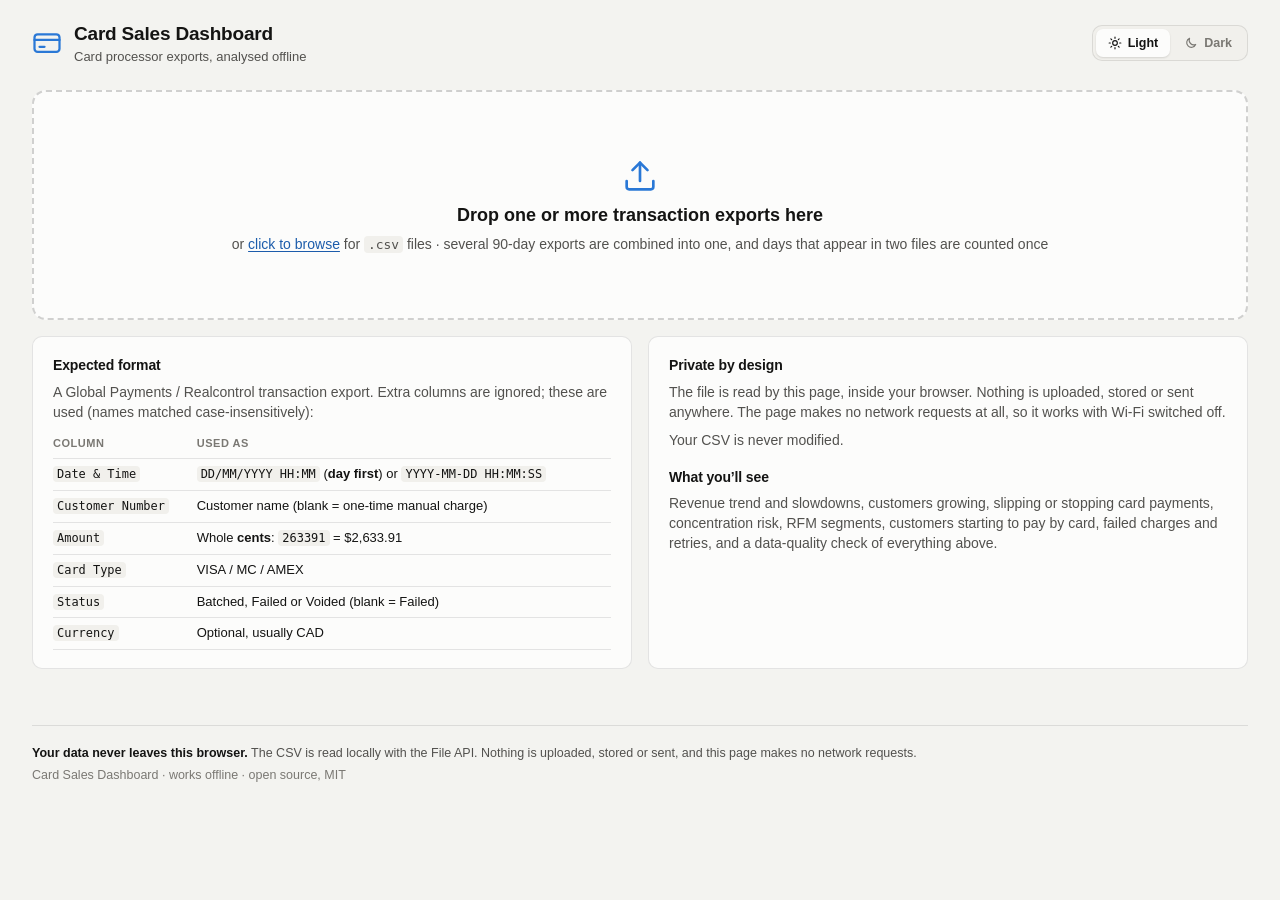
<file: src/index.html>
<!doctype html>
<html lang="en">
<head>
<meta charset="utf-8">
<meta name="viewport" content="width=1280">
<!-- build:csp -->
<title>Card Sales Dashboard</title>
<meta name="description" content="Offline credit card sales dashboard. Drop one or more transaction export CSVs to analyse them locally in your browser.">
<link rel="stylesheet" href="styles.css">
<script>/* Apply a remembered dark theme before first paint (light is the default). */
try { if (localStorage.getItem('ccdash.theme.v1') === 'dark') document.documentElement.dataset.theme = 'dark'; } catch (e) {}</script>
</head>
<body>
<div id="app" data-state="empty">

  <header class="topbar">
    <div class="brand">
      <svg class="brand-mark" viewBox="0 0 24 24" aria-hidden="true"><rect x="2" y="5" width="20" height="14" rx="2.5"/><path d="M2 9.5h20"/><path d="M6 15h4"/></svg>
      <div>
        <h1>Card Sales Dashboard</h1>
        <p class="brand-sub">Card processor exports, analysed offline</p>
      </div>
    </div>
    <div class="topbar-right">
      <div class="file-meta" id="fileMeta" hidden>
        <dl>
          <div><dt>File</dt><dd id="metaFile"></dd></div>
          <div><dt>Data range</dt><dd id="metaRange"></dd></div>
          <div><dt>Rows</dt><dd id="metaRows"></dd></div>
          <div><dt>Currency</dt><dd id="metaCurrency"></dd></div>
        </dl>
        <button type="button" class="btn" id="addFiles" title="Add more exports to the ones loaded (overlaps are counted once)">Add files…</button>
        <button type="button" class="btn" id="loadAnother" title="Start again with different exports">Load other files…</button>
        <input type="file" id="addInput" class="visually-hidden" accept=".csv,text/csv,text/plain" multiple>
      </div>
      <div class="seg-switch" id="themeSwitch" role="radiogroup" aria-label="Colour mode">
        <button type="button" role="radio" data-theme-value="light" aria-checked="true"><svg viewBox="0 0 24 24" aria-hidden="true"><circle cx="12" cy="12" r="4"/><path d="M12 2v2M12 20v2M4.9 4.9l1.4 1.4M17.7 17.7l1.4 1.4M2 12h2M20 12h2M4.9 19.1l1.4-1.4M17.7 6.3l1.4-1.4"/></svg>Light</button>
        <button type="button" role="radio" data-theme-value="dark" aria-checked="false"><svg viewBox="0 0 24 24" aria-hidden="true"><path d="M20 14.5A8 8 0 0 1 9.5 4a8 8 0 1 0 10.5 10.5z"/></svg>Dark</button>
      </div>
    </div>
  </header>

  <!-- Empty / error state ---------------------------------------------------->
  <section class="intro" id="intro">
    <div class="error-card" id="errorCard" role="alert" hidden>
      <h2>That file couldn’t be read</h2>
      <p class="error-msg" id="errorMsg"></p>
      <p class="error-detail" id="errorDetail"></p>
      <p class="error-hint">Nothing was changed. Check the format below, then drop the file again.</p>
    </div>

    <label class="dropzone" id="dropzone" for="fileInput" tabindex="0">
      <input type="file" id="fileInput" accept=".csv,text/csv,text/plain" multiple>
      <svg viewBox="0 0 24 24" class="drop-icon" aria-hidden="true"><path d="M12 15V4"/><path d="m7.5 8.5 4.5-4.5 4.5 4.5"/><path d="M4 15v3.5A1.5 1.5 0 0 0 5.5 20h13a1.5 1.5 0 0 0 1.5-1.5V15"/></svg>
      <span class="drop-title">Drop one or more transaction exports here</span>
      <span class="drop-sub">or <span class="link">click to browse</span> for <code>.csv</code> files · several 90-day exports are combined into one, and days that appear in two files are counted once</span>
    </label>

    <div class="intro-grid">
      <div class="intro-card">
        <h3>Expected format</h3>
        <p>A Global Payments / Realcontrol transaction export. Extra columns are ignored; these are used (names matched case-insensitively):</p>
        <table class="format-table">
          <thead><tr><th>Column</th><th>Used as</th></tr></thead>
          <tbody>
            <tr><td><code>Date &amp; Time</code></td><td><code>DD/MM/YYYY HH:MM</code> (<strong>day first</strong>) or <code>YYYY-MM-DD HH:MM:SS</code></td></tr>
            <tr><td><code>Customer Number</code></td><td>Customer name (blank = one-time manual charge)</td></tr>
            <tr><td><code>Amount</code></td><td>Whole <strong>cents</strong>: <code>263391</code> = $2,633.91</td></tr>
            <tr><td><code>Card Type</code></td><td>VISA / MC / AMEX</td></tr>
            <tr><td><code>Status</code></td><td>Batched, Failed or Voided (blank = Failed)</td></tr>
            <tr><td><code>Currency</code></td><td>Optional, usually CAD</td></tr>
          </tbody>
        </table>
      </div>
      <div class="intro-card">
        <h3>Private by design</h3>
        <p>The file is read by this page, inside your browser. Nothing is uploaded, stored or sent anywhere. The page makes no network requests at all, so it works with Wi-Fi switched off.</p>
        <p>Your CSV is never modified.</p>
        <h3>What you’ll see</h3>
        <p>Revenue trend and slowdowns, customers growing, slipping or stopping card payments, concentration risk, RFM segments, customers starting to pay by card, failed charges and retries, and a data-quality check of everything above.</p>
      </div>
    </div>
  </section>

  <!-- Dashboard ------------------------------------------------------------------>
  <main id="dashboard" hidden>

    <div class="filters" id="filters" role="group" aria-label="Filters">
      <div class="field">
        <label for="preset">Period</label>
        <select id="preset">
          <option value="all">Full export</option>
          <option value="3">Last 3 months</option>
          <option value="6">Last 6 months</option>
          <option value="12">Last 12 months</option>
          <option value="ytd">Year to date</option>
          <option value="custom">Custom</option>
        </select>
      </div>
      <div class="field">
        <label for="fromDate">From</label>
        <input type="date" id="fromDate">
      </div>
      <div class="field">
        <label for="toDate">To</label>
        <input type="date" id="toDate">
      </div>
      <div class="field">
        <label for="bucket">Group by</label>
        <select id="bucket">
          <option value="auto">Auto</option>
          <option value="day">Day</option>
          <option value="week">Week</option>
          <option value="month">Month</option>
          <option value="quarter">Quarter</option>
        </select>
      </div>
      <div class="field">
        <label for="statusFilter">Status</label>
        <select id="statusFilter">
          <option value="all">All attempts</option>
          <option value="success">Successful only</option>
        </select>
      </div>
      <div class="filters-spacer"></div>
      <button type="button" class="btn" id="groupsBtn" aria-haspopup="dialog">Customer groups<span class="badge" id="groupsBadge" hidden></span></button>
      <button type="button" class="btn" id="notesBtn" aria-haspopup="dialog">Customer notes<span class="badge" id="notesBadge" hidden></span></button>
      <button type="button" class="btn" id="printBtn">Print / PDF</button>
    </div>
    <p class="print-summary" id="printSummary"></p>

    <div class="tabs" role="tablist" aria-label="Views">
      <button type="button" role="tab" id="tab-overview" aria-controls="view-overview" aria-selected="true">Overview</button>
      <button type="button" role="tab" id="tab-explorer" aria-controls="view-explorer" aria-selected="false" tabindex="-1">Customer explorer<span class="tab-count" id="explorerCount" hidden></span></button>
    </div>

    <!-- Customer explorer: only the ticked customers' metrics and charts -->
    <div id="view-explorer" role="tabpanel" aria-labelledby="tab-explorer" hidden>
      <div class="x-bar">
        <div class="x-picker" id="xPicker">
          <button type="button" class="x-picker-btn" id="xPickerBtn" aria-haspopup="listbox" aria-expanded="false" aria-controls="xPanel"><span id="xPickerText">Select customers</span><span class="caret">▼</span></button>
          <div class="x-panel" id="xPanel" hidden>
            <div class="x-panel-head">
              <input type="search" id="xSearch" placeholder="Search customers…" aria-label="Search customers" autocomplete="off">
              <div class="x-panel-actions">
                <button type="button" class="btn small" id="xSelectShown">Tick all shown</button>
                <button type="button" class="btn small" id="xClear">Clear</button>
                <select id="xSort" aria-label="Sort customers" class="btn small">
                  <option value="revenue">Biggest first</option>
                  <option value="name">A–Z</option>
                </select>
                <span class="mut" id="xShownCount"></span>
              </div>
            </div>
            <div class="x-list" id="xList" role="listbox" aria-multiselectable="true" aria-label="Customers"></div>
          </div>
        </div>
        <div class="x-chips" id="xChips"></div>
      </div>
      <div id="xContent"></div>
    </div>

    <div id="view-overview" role="tabpanel" aria-labelledby="tab-overview">
    <div class="notices" id="notices"></div>

    <section class="kpis" id="kpis" aria-label="Key figures"></section>

    <!-- C. Revenue over time -->
    <section class="section" aria-labelledby="h-rev">
      <h2 id="h-rev" class="section-title">Revenue over time</h2>
      <div class="grid">
        <article class="card span-2" data-chart="revenue">
          <header class="card-head">
            <div><h3 id="t-revenue">Revenue per period</h3><p class="card-sub" id="s-revenue"></p></div>
          </header>
          <div class="chart-box tall"><canvas id="c-revenue" role="img"></canvas></div>
          <p class="caption" id="cap-revenue"></p>
        </article>
        <article class="card span-2" data-chart="pop">
          <header class="card-head">
            <div><h3 id="t-pop">Change vs previous period</h3><p class="card-sub" id="s-pop">Percent change in revenue from one period to the next</p></div>
          </header>
          <div class="chart-box short"><canvas id="c-pop" role="img"></canvas></div>
          <p class="caption" id="cap-pop"></p>
        </article>
        <article class="card span-2" data-chart="yoy" id="card-yoy" hidden>
          <header class="card-head"><div><h3>Year over year</h3><p class="card-sub">Revenue per month, one line per calendar year · shown when the export covers more than a year</p></div></header>
          <div class="yoy-row">
            <div class="chart-box"><canvas id="c-yoy" role="img"></canvas></div>
            <div class="table-wrap" id="tbl-yoy"></div>
          </div>
          <p class="caption" id="cap-yoy"></p>
        </article>
      </div>
    </section>

    <!-- D. Momentum -->
    <section class="section" aria-labelledby="h-mom">
      <h2 id="h-mom" class="section-title">Momentum &amp; slowdown</h2>
      <div class="grid">
        <article class="card fill" data-chart="slopes">
          <header class="card-head">
            <div><h3>Customer trend</h3><p class="card-sub" id="s-slopes"></p></div>
            <button type="button" class="btn small" id="slopesToggle" aria-pressed="false">Show all</button>
          </header>
          <div class="chart-box" id="box-slopes"><canvas id="c-slopes" role="img"></canvas></div>
          <p class="caption" id="cap-slopes"></p>
        </article>
        <div class="stack">
          <article class="card">
            <header class="card-head">
              <div><h3>Needs attention</h3><p class="card-sub" id="s-attention"></p></div>
              <div class="inline-field">
                <label for="threshold">Drop of at least</label>
                <input type="number" id="threshold" min="5" max="95" step="5" value="25" inputmode="numeric">
                <span>%</span>
              </div>
            </header>
            <div class="table-wrap scroll mid" id="tbl-attention"></div>
            <p class="caption" id="cap-attention"></p>
          </article>
          <article class="card">
            <header class="card-head">
              <div><h3>Stopped paying by card</h3><p class="card-sub" id="s-stopped"></p></div>
            </header>
            <div class="table-wrap scroll mid" id="tbl-stopped"></div>
            <p class="caption" id="cap-stopped"></p>
          </article>
        </div>
        <article class="card span-2" id="card-lost">
          <header class="card-head">
            <div><h3>Lost customers</h3><p class="card-sub" id="s-lost">Customers your notes file marks as stopped ordering or closed. The export can’t tell these from customers who moved to EFT, so this list only comes from the notes.</p></div>
          </header>
          <div class="table-wrap scroll mid" id="tbl-lost"></div>
          <p class="caption" id="cap-lost"></p>
        </article>
      </div>
    </section>

    <!-- E. Customers -->
    <section class="section" aria-labelledby="h-cust">
      <h2 id="h-cust" class="section-title">Customers</h2>
      <div class="grid">
        <article class="card" data-chart="top15">
          <header class="card-head"><div><h3>Top 15 customers by revenue</h3><p class="card-sub">Gross revenue from successful charges</p></div></header>
          <div class="chart-box" id="box-top15"><canvas id="c-top15" role="img"></canvas></div>
          <p class="caption" id="cap-top15"></p>
        </article>
        <article class="card" data-chart="pareto">
          <header class="card-head"><div><h3>Revenue concentration</h3><p class="card-sub">Cumulative share of revenue as customers are added, biggest first</p></div></header>
          <div class="callout" id="concCallout"></div>
          <div class="chart-box"><canvas id="c-pareto" role="img"></canvas></div>
          <p class="caption" id="cap-pareto"></p>
        </article>
        <article class="card" data-chart="perActive">
          <header class="card-head"><div><h3 id="t-perActive">Average revenue per active month</h3><p class="card-sub" id="s-perActive"></p></div></header>
          <div class="chart-box" id="box-perActive"><canvas id="c-perActive" role="img"></canvas></div>
          <p class="caption" id="cap-perActive"></p>
        </article>
        <article class="card" data-chart="cadence">
          <header class="card-head">
            <div><h3>Payment cadence</h3><p class="card-sub" id="s-cadence"></p></div>
            <button type="button" class="btn small" id="cadenceToggle" aria-pressed="false">Show all</button>
          </header>
          <div class="chart-box" id="box-cadence"><canvas id="c-cadence" role="img"></canvas></div>
          <p class="caption" id="cap-cadence"></p>
        </article>
        <article class="card span-2">
          <header class="card-head"><div><h3>Overdue against their own rhythm</h3><p class="card-sub">Customers whose time since their last card payment is at least twice their usual gap (and at least 7 days), but under 60 days</p></div></header>
          <div class="table-wrap scroll mid" id="tbl-drifting"></div>
          <p class="caption" id="cap-drifting"></p>
        </article>
      </div>
    </section>

    <!-- F. RFM -->
    <section class="section" aria-labelledby="h-rfm">
      <h2 id="h-rfm" class="section-title">Customer segments (RFM)</h2>
      <div class="grid">
        <article class="card" data-chart="rfmCount">
          <header class="card-head"><div><h3>Customers per segment</h3><p class="card-sub">Click a bar to list its customers</p></div></header>
          <div class="chart-box"><canvas id="c-rfmCount" role="img"></canvas></div>
          <p class="caption" id="cap-rfmCount"></p>
        </article>
        <article class="card" data-chart="rfmRevenue">
          <header class="card-head"><div><h3>Revenue per segment</h3><p class="card-sub">Click a bar to list its customers</p></div></header>
          <div class="chart-box"><canvas id="c-rfmRevenue" role="img"></canvas></div>
          <p class="caption" id="cap-rfmRevenue"></p>
        </article>
        <article class="card span-2">
          <header class="card-head">
            <div><h3 id="t-rfmTable">All segmented customers</h3><p class="card-sub">R = days since last successful charge, F = number of successful charges, M = gross revenue. Each is scored 1–4 by quartile (4 = best) and summed.</p></div>
            <div class="chips" id="rfmChips" role="group" aria-label="Filter by segment"></div>
          </header>
          <div class="table-wrap scroll" id="tbl-rfm"></div>
        </article>
      </div>
    </section>

    <!-- G. Acquisition -->
    <section class="section" aria-labelledby="h-acq">
      <h2 id="h-acq" class="section-title">Acquisition</h2>
      <div class="grid">
        <article class="card span-2" data-chart="acq">
          <header class="card-head"><div><h3>Customers starting to pay by card</h3><p class="card-sub">Customers with a successful card payment in each period, split by whether it is their first in this export, and the running total of unique card-paying customers</p></div></header>
          <div class="chart-box"><canvas id="c-acq" role="img"></canvas></div>
          <p class="caption" id="cap-acq"></p>
        </article>
      </div>
    </section>

    <!-- H. Risk & operations -->
    <section class="section" aria-labelledby="h-risk">
      <h2 id="h-risk" class="section-title">Risk &amp; operations</h2>
      <div class="filtered-note" id="riskFilteredNote" hidden>Failed and voided charges are hidden because the status filter is set to <strong>Successful only</strong>. Card mix still shows successful charges.</div>
      <div class="grid">
        <article class="card" data-chart="failCust" data-needs-failures>
          <header class="card-head"><div><h3>Failure rate by customer</h3><p class="card-sub" id="s-failCust"></p></div></header>
          <div class="chart-box" id="box-failCust"><canvas id="c-failCust" role="img"></canvas></div>
          <p class="caption" id="cap-failCust"></p>
        </article>
        <div class="stack">
          <article class="card" data-chart="cardMix">
            <header class="card-head"><div><h3>Card type mix</h3><p class="card-sub">Share of gross revenue by card network</p></div></header>
            <div class="donut-row">
              <div class="chart-box donut"><canvas id="c-cardMix" role="img"></canvas></div>
              <div class="donut-legend" id="cardLegend"></div>
            </div>
            <p class="caption" id="cap-cardMix"></p>
          </article>
          <article class="card" data-chart="cardFail" data-needs-failures>
            <header class="card-head"><div><h3>Failure rate by card type</h3><p class="card-sub">Failed attempts ÷ all attempts, per network</p></div></header>
            <div class="chart-box short"><canvas id="c-cardFail" role="img"></canvas></div>
            <p class="caption" id="cap-cardFail"></p>
          </article>
        </div>
        <article class="card" data-chart="reasons" data-needs-failures>
          <header class="card-head"><div><h3>Why charges failed</h3><p class="card-sub">Decline message recorded by the processor</p></div></header>
          <div class="chart-box short" id="box-reasons"><canvas id="c-reasons" role="img"></canvas></div>
          <p class="caption" id="cap-reasons"></p>
        </article>
        <article class="card" data-needs-failures>
          <header class="card-head"><div><h3>Voided transactions</h3><p class="card-sub" id="s-voids"></p></div></header>
          <div class="table-wrap scroll short" id="tbl-voids"></div>
        </article>
        <article class="card span-2" data-needs-failures>
          <header class="card-head"><div><h3>Retry chains</h3><p class="card-sub">A failed charge re-attempted later for the same customer, amount and card type</p></div></header>
          <div class="stat-grid wide" id="retryStats"></div>
          <p class="caption" id="cap-retry"></p>
        </article>
      </div>
    </section>

    <!-- I. Data quality -->
    <section class="section" aria-labelledby="h-dq">
      <details class="dq" id="dq">
        <summary><h2 id="h-dq" class="section-title">Data quality</h2><span class="dq-summary" id="dqSummary"></span></summary>
        <div class="dq-body" id="dqBody"></div>
      </details>
    </section>
    </div>
  </main>

  <footer class="footer">
    <p><strong>Your data never leaves this browser.</strong> The CSV is read locally with the File API. Nothing is uploaded, stored or sent, and this page makes no network requests.</p>
    <p class="footer-meta" id="footerMeta">Card Sales Dashboard · works offline · open source, MIT</p>
  </footer>
</div>

<div class="drop-overlay" id="dropOverlay" hidden><div>Drop the CSV to analyse it</div></div>

<!-- Customer groups: combine names that are one customer on several cards -->
<dialog class="dialog" id="groupsDialog" aria-labelledby="groupsTitle">
  <div class="dialog-head">
    <div>
      <h2 id="groupsTitle">Customer groups</h2>
      <p class="card-sub">The processor saves each card on file under its own customer name, so one customer can appear several times (for example “Fig Deli”, “Fig Deli OTO” and “Fig Deli 4242”). Group those names and the whole dashboard treats them as one customer. Manual charges with no customer name can be added too, by their cardholder. Groups are kept in this browser and applied to every export you open.</p>
    </div>
    <button type="button" class="btn primary" id="groupsClose">Done</button>
  </div>
  <div class="dialog-body">
    <section class="grp-section" id="grpSuggested"></section>
    <section class="grp-section" id="grpActive"></section>
    <section class="grp-section" id="grpManual"></section>
  </div>
  <div class="dialog-foot">
    <button type="button" class="btn" id="grpSave">Save groups file…</button>
    <label class="btn" for="grpLoadInput" tabindex="0">Load groups file…</label>
    <input type="file" id="grpLoadInput" class="visually-hidden" accept=".csv,text/csv">
    <button type="button" class="btn danger" id="grpClear">Remove all groups</button>
    <span class="dialog-note" id="grpNote" role="status"></span>
  </div>
</dialog>

<!-- Customer notes: what the export can't show (payment method, cycle, lost) -->
<dialog class="dialog" id="notesDialog" aria-labelledby="notesTitle">
  <div class="dialog-head">
    <div>
      <h2 id="notesTitle">Customer notes</h2>
      <p class="card-sub">The export only shows card payments. It can’t tell a customer who stopped ordering from one who pays by EFT now, or a monthly payer from a weekly one who is late. Record what you know here and every list applies it: <strong>Pays by</strong> EFT or cheque marks them as stopped paying by card (with the reason); <strong>Cycle</strong> monthly compares them month to month, seasonal never flags them, sporadic or on request means no rhythm to be late against; <strong>Status</strong> stopped ordering or closed moves them to Lost customers. Notes are kept in this browser; save the file to keep a copy or edit it in a spreadsheet.</p>
    </div>
    <button type="button" class="btn primary" id="notesClose">Done</button>
  </div>
  <div class="dialog-body">
    <section class="grp-section" id="noteAdd"></section>
    <section class="grp-section" id="noteList"></section>
  </div>
  <div class="dialog-foot">
    <button type="button" class="btn" id="noteSave">Save notes file…</button>
    <label class="btn" for="noteLoadInput" tabindex="0">Load notes file…</label>
    <input type="file" id="noteLoadInput" class="visually-hidden" accept=".csv,text/csv">
    <button type="button" class="btn danger" id="noteClear">Remove all notes</button>
    <span class="dialog-note" id="noteNote" role="status"></span>
  </div>
</dialog>

<script src="../vendor/chart.umd.min.js"></script>
<script src="parse.js"></script>
<script src="metrics.js"></script>
<script src="groups.js"></script>
<script src="notes.js"></script>
<script src="combine.js"></script>
<script src="charts.js"></script>
<script src="app.js"></script>
</body>
</html>
</file>
<file: src/styles.css>
/* styles.css — every colour is a custom property on :root (one place to change).
 * Light by default. data-theme="dark" (the Light / Dark switch in the top bar,
 * remembered in this browser) applies the navy dark theme; printing is always light. */

:root {
  color-scheme: light;
  --bg: #f3f3f0;
  --surface: #fcfcfb;
  --surface-2: #f1f0ec;
  --text: #141413;
  --text-2: #52514e;
  --muted: #7a7873;
  --border: rgba(11, 11, 11, 0.10);
  --border-strong: rgba(11, 11, 11, 0.18);
  --grid: #e6e5df;
  --axis: #c3c2b7;

  --accent: #2a78d6;          /* the one neutral data colour */
  --accent-soft: #b7d3f6;     /* de-emphasis / partial periods */
  --accent-ink: #1c5cab;
  --series-2: #eb6834;
  --series-3: #1baf7a;
  --series-4: #eda100;
  --neutral-mark: #a8a7a0;    /* aggregate / reference marks */

  --good: #0ca30c;  --good-deep: #0a6e0a;  --good-text: #006300;  --good-bg: #e5f3e5;
  --bad: #d03b3b;   --bad-deep: #a32424;   --bad-text: #b02a2a;   --bad-bg: #fbe9e9;
  --warn: #fab219;  --warn-text: #7d5200;  --warn-bg: #fdf3dc;
  --seg-1: #104281; --seg-2: #2a78d6; --seg-3: #6da7ec; --seg-4: #b7d3f6;

  --radius: 10px;
  --gap: 16px;
  --font: -apple-system, BlinkMacSystemFont, "Segoe UI", Roboto, "Helvetica Neue", Arial, sans-serif;
  --mono: ui-monospace, SFMono-Regular, Menlo, Consolas, monospace;
}

:root[data-theme="dark"] {
  /* Navy dark theme. Opt-in only: light is the default whatever the system says. */
  color-scheme: dark;
  --bg: #181c27;
  --surface: #1e2431;
  --surface-2: #242d3e;
  --text: #f3f6fb;
  --text-2: #b8c2d3;
  --muted: #8592a9;
  --border: rgba(148, 163, 184, 0.14);
  --border-strong: rgba(148, 163, 184, 0.26);
  --grid: #283143;
  --axis: #3c475b;
  --accent: #4b8fe8;
  --accent-soft: #23406a;
  --accent-ink: #93bdf2;
  --series-2: #e8703f;
  --series-3: #22b07f;
  --series-4: #d99a12;
  --neutral-mark: #6b778c;
  --good: #22b322;  --good-deep: #4fd24f;  --good-text: #5fd35f;  --good-bg: #17302a;
  --bad: #e25858;   --bad-deep: #ff8080;   --bad-text: #f48a8a;   --bad-bg: #3a2030;
  --warn: #fab219;  --warn-text: #f5c35a;  --warn-bg: #383020;
  --seg-1: #93bdf2; --seg-2: #4b8fe8; --seg-3: #2b6cc4; --seg-4: #1d4f93;
}

/* --- Base ------------------------------------------------------------------ */
*, *::before, *::after { box-sizing: border-box; }
html { -webkit-text-size-adjust: 100%; }
body {
  margin: 0;
  background: var(--bg);
  color: var(--text);
  font: 14px/1.45 var(--font);
  font-variant-numeric: tabular-nums;
}
h1, h2, h3 { margin: 0; font-weight: 600; letter-spacing: -0.01em; }
p { margin: 0; }
code { font-family: var(--mono); font-size: 0.92em; background: var(--surface-2); padding: 1px 4px; border-radius: 4px; }
[hidden] { display: none !important; }
button, input, select { font: inherit; color: inherit; }
:focus-visible { outline: 2px solid var(--accent); outline-offset: 2px; }

/* Desktop only: the layout never collapses. Below ~1240px wide the page
 * scrolls sideways instead; wide monitors get more room for the charts. */
#app { min-width: 1240px; max-width: 1760px; margin: 0 auto; padding: 0 32px 32px; }

/* --- Top bar ----------------------------------------------------------------- */
.topbar {
  display: flex; align-items: center; justify-content: space-between; gap: 16px; flex-wrap: wrap;
  padding: 20px 0 16px;
}
.brand { display: flex; align-items: center; gap: 12px; }
.brand-mark { width: 30px; height: 30px; fill: none; stroke: var(--accent); stroke-width: 1.8; stroke-linecap: round; }
.brand h1 { font-size: 19px; }
.brand-sub { color: var(--text-2); font-size: 13px; }
.file-meta { display: flex; align-items: center; gap: 18px; flex-wrap: wrap; }
.file-meta dl { display: flex; gap: 18px; margin: 0; flex-wrap: wrap; }
.file-meta dt { font-size: 11px; text-transform: uppercase; letter-spacing: 0.06em; color: var(--muted); }
.file-meta dd { margin: 0; font-weight: 600; font-size: 13px; max-width: 280px; overflow: hidden; text-overflow: ellipsis; white-space: nowrap; }

.btn {
  appearance: none; border: 1px solid var(--border-strong); background: var(--surface); color: var(--text);
  border-radius: 8px; padding: 7px 12px; font-size: 13px; font-weight: 500; cursor: pointer; white-space: nowrap;
}
.btn:hover { background: var(--surface-2); }
.btn.small { padding: 4px 9px; font-size: 12px; }
.btn[aria-pressed="true"] { background: var(--surface-2); border-color: var(--accent); }

/* --- Intro / empty state ----------------------------------------------------- */
.intro { padding: 8px 0 32px; }
.dropzone {
  display: flex; flex-direction: column; align-items: center; justify-content: center; gap: 6px;
  min-height: 230px; border: 2px dashed var(--border-strong); border-radius: 14px;
  background: var(--surface); cursor: pointer; text-align: center; padding: 24px;
  transition: border-color .15s, background .15s;
}
.dropzone:hover, .dropzone:focus-visible, .dropzone.over { border-color: var(--accent); background: var(--surface-2); }
.dropzone input { position: absolute; width: 1px; height: 1px; opacity: 0; pointer-events: none; }
.drop-icon { width: 40px; height: 40px; fill: none; stroke: var(--accent); stroke-width: 1.6; stroke-linecap: round; stroke-linejoin: round; }
.drop-title { font-size: 18px; font-weight: 600; }
.drop-sub { color: var(--text-2); }
.link { color: var(--accent-ink); text-decoration: underline; text-underline-offset: 2px; }
.intro-grid { display: grid; grid-template-columns: 1fr 1fr; gap: var(--gap); margin-top: var(--gap); }
.intro-card { background: var(--surface); border: 1px solid var(--border); border-radius: var(--radius); padding: 18px 20px; }
.intro-card h3 { font-size: 14px; margin: 0 0 6px; }
.intro-card h3:not(:first-child) { margin-top: 16px; }
.intro-card p { color: var(--text-2); margin-bottom: 8px; }
.format-table { width: 100%; border-collapse: collapse; font-size: 13px; }
.format-table th, .format-table td { text-align: left; padding: 6px 8px 6px 0; border-bottom: 1px solid var(--border); vertical-align: top; }
.format-table th { font-size: 11px; text-transform: uppercase; letter-spacing: .05em; color: var(--muted); font-weight: 600; }

.error-card {
  background: var(--bad-bg); border: 1px solid var(--bad); border-left-width: 4px; border-radius: var(--radius);
  padding: 14px 18px; margin-bottom: var(--gap);
}
.error-card h2 { font-size: 15px; color: var(--bad-text); margin-bottom: 4px; }
.error-card h2::before { content: "✕  "; }
.error-msg { font-weight: 600; }
.error-detail { color: var(--text-2); margin-top: 4px; word-break: break-word; }
.error-hint { color: var(--text-2); margin-top: 6px; font-size: 13px; }

.drop-overlay {
  position: fixed; inset: 0; z-index: 50; display: flex; align-items: center; justify-content: center;
  background: color-mix(in srgb, var(--bg) 82%, transparent); backdrop-filter: blur(2px);
}
.drop-overlay > div { border: 2px dashed var(--accent); border-radius: 16px; padding: 48px 64px; font-size: 20px; font-weight: 600; background: var(--surface); }

/* --- Filters ------------------------------------------------------------------- */
.filters {
  position: sticky; top: 0; z-index: 10;
  display: flex; align-items: flex-end; gap: 12px; flex-wrap: wrap;
  padding: 10px 14px; margin: 0 -14px 14px; background: color-mix(in srgb, var(--bg) 92%, transparent);
  backdrop-filter: blur(6px); border-bottom: 1px solid var(--border);
}
.field { display: flex; flex-direction: column; gap: 3px; }
.field label { font-size: 11px; text-transform: uppercase; letter-spacing: .06em; color: var(--muted); font-weight: 600; }
.field select, .field input, .inline-field input {
  border: 1px solid var(--border-strong); background: var(--surface); color: var(--text); border-radius: 7px; padding: 6px 8px; font-size: 13px; min-height: 32px;
}
.filters-spacer { flex: 1; }
.print-summary { display: none; }

.notices:empty { display: none; }
.notices { display: grid; gap: 8px; margin-bottom: 14px; }
.notice { display: flex; gap: 10px; align-items: flex-start; padding: 9px 14px; border-radius: 8px; font-size: 13px; border: 1px solid var(--border); background: var(--surface); }
.notice .ico { font-weight: 700; flex: none; }
.notice.warn { background: var(--warn-bg); border-color: color-mix(in srgb, var(--warn) 60%, transparent); }
.notice.warn .ico { color: var(--warn-text); }
.notice.info .ico { color: var(--accent-ink); }

/* --- KPI tiles -------------------------------------------------------------------- */
.kpis { display: grid; grid-template-columns: repeat(4, minmax(0, 1fr)); gap: 12px; margin-bottom: 36px; }
.kpi { background: var(--surface); border: 1px solid var(--border); border-radius: var(--radius); padding: 14px 16px 12px; display: flex; flex-direction: column; gap: 2px; min-width: 0; }
.kpi-label { font-size: 12px; color: var(--text-2); font-weight: 500; }
.kpi-value { font-size: 26px; font-weight: 650; letter-spacing: -0.02em; line-height: 1.2; margin-top: 2px; font-variant-numeric: tabular-nums; }
.kpi.hero .kpi-value { font-size: 30px; }
.kpi-sub { font-size: 12px; color: var(--muted); min-height: 1.45em; white-space: nowrap; overflow: hidden; text-overflow: ellipsis; }
.kpi-delta { margin-top: 6px; font-size: 12px; display: flex; gap: 6px; align-items: baseline; flex-wrap: wrap; }
.kpi-delta .chg { font-weight: 650; padding: 1px 6px; border-radius: 5px; }
.kpi-delta .vs { color: var(--muted); }
.chg.good { color: var(--good-text); background: var(--good-bg); }
.chg.bad { color: var(--bad-text); background: var(--bad-bg); }
.chg.flat, .chg.na { color: var(--text-2); background: var(--surface-2); }

/* --- Sections & cards ---------------------------------------------------------------- */
.section { margin-bottom: 40px; }
.section-title { font-size: 17px; margin-bottom: 12px; display: flex; align-items: center; gap: 10px; }
.section-title::before { content: ""; width: 4px; height: 18px; border-radius: 2px; background: var(--accent); }
.grid { display: grid; grid-template-columns: repeat(2, minmax(0, 1fr)); gap: var(--gap); align-items: start; }
.span-2 { grid-column: 1 / -1; }
.grid > .card.fill { align-self: stretch; }
.stack { display: grid; gap: var(--gap); min-width: 0; }
.card { background: var(--surface); border: 1px solid var(--border); border-radius: var(--radius); padding: 14px 16px 12px; min-width: 0; }
.card-head { display: flex; justify-content: space-between; align-items: flex-start; gap: 12px; margin-bottom: 10px; flex-wrap: wrap; }
.card-head h3 { font-size: 14px; }
.card-sub { color: var(--text-2); font-size: 12.5px; margin-top: 1px; }
.caption { color: var(--text-2); font-size: 12.5px; margin-top: 8px; padding-top: 8px; border-top: 1px solid var(--border); }
.caption:empty { display: none; }
.caption strong { color: var(--text); font-weight: 600; }

.chart-box { position: relative; height: 300px; width: 100%; }
.chart-box.tall { height: 420px; }
.chart-box.short { height: 220px; }
.chart-box canvas { display: block; }
.chart-empty { display: flex; align-items: center; justify-content: center; height: 100%; color: var(--muted); text-align: center; padding: 16px; border: 1px dashed var(--border-strong); border-radius: 8px; font-size: 13px; }

.yoy-row { display: grid; grid-template-columns: minmax(0, 3fr) minmax(220px, 1fr); gap: 20px; align-items: start; }
.donut-row { display: grid; grid-template-columns: minmax(0, 1fr) minmax(0, 1fr); gap: 12px; align-items: center; }
.chart-box.donut { height: 230px; }
.donut-legend { display: grid; gap: 10px; }
.legend-row { display: grid; grid-template-columns: 12px 1fr auto; gap: 8px; align-items: center; font-size: 13px; }
.legend-row .sw { width: 12px; height: 12px; border-radius: 3px; }
.legend-row .val { font-weight: 600; text-align: right; }
.legend-row .pct { color: var(--text-2); font-size: 12px; grid-column: 2 / -1; margin-top: -6px; }

.callout { padding: 9px 12px; border-radius: 8px; background: var(--surface-2); font-size: 13px; margin-bottom: 10px; }
.callout.warn { background: var(--warn-bg); }
.callout .flag { font-weight: 700; color: var(--warn-text); }

.inline-field { display: flex; align-items: center; gap: 6px; font-size: 12.5px; color: var(--text-2); }
.inline-field input { width: 64px; }

.filtered-note { padding: 10px 14px; border-radius: 8px; background: var(--surface-2); color: var(--text-2); margin-bottom: 12px; font-size: 13px; }

/* --- Tables ------------------------------------------------------------------------------ */
.table-wrap { overflow-x: auto; }
.table-wrap.scroll { max-height: 420px; overflow-y: auto; }
.table-wrap.scroll.short { max-height: 260px; }
.table-wrap.scroll.mid { max-height: 340px; }
table.data { width: 100%; border-collapse: collapse; font-size: 13px; }
table.data th, table.data td { padding: 6px 10px; border-bottom: 1px solid var(--border); text-align: left; white-space: nowrap; }
table.data th { position: sticky; top: 0; background: var(--surface); font-size: 11px; text-transform: uppercase; letter-spacing: .05em; color: var(--muted); font-weight: 600; z-index: 1; }
table.data th.sortable { cursor: pointer; user-select: none; }
table.data th.sortable:hover { color: var(--text); }
table.data th .arrow { opacity: .8; margin-left: 3px; }
table.data td.num, table.data th.num { text-align: right; }
table.data td.name { white-space: normal; min-width: 140px; font-weight: 500; }
table.data tbody tr:hover { background: var(--surface-2); }
.empty-row { color: var(--muted); padding: 14px 4px; font-size: 13px; }
.empty-row.good::before { content: "✓ "; color: var(--good-text); font-weight: 700; }

.tag { display: inline-block; font-size: 11px; padding: 0 6px; border-radius: 4px; background: var(--surface-2); color: var(--text-2); font-weight: 500; margin-left: 6px; white-space: nowrap; }
.tag.agg { background: var(--warn-bg); color: var(--warn-text); }
.neg { color: var(--bad-text); font-weight: 600; }
.pos { color: var(--good-text); font-weight: 600; }
.seg-dot { display: inline-block; width: 9px; height: 9px; border-radius: 2px; margin-right: 6px; vertical-align: baseline; }

.chips { display: flex; gap: 6px; flex-wrap: wrap; }
.chip { border: 1px solid var(--border-strong); background: var(--surface); border-radius: 999px; padding: 3px 10px; font-size: 12px; cursor: pointer; }
.chip[aria-pressed="true"] { border-color: var(--accent); background: var(--surface-2); font-weight: 600; }

.stat-grid { display: grid; grid-template-columns: repeat(2, minmax(0, 1fr)); gap: 10px 16px; }
.stat-grid.wide { grid-template-columns: repeat(3, minmax(0, 1fr)); }
.stat .k { font-size: 12px; color: var(--text-2); }
.stat .v { font-size: 20px; font-weight: 650; }
.stat .s { font-size: 12px; color: var(--muted); }

/* --- Customer groups dialog ------------------------------------------------------------------------ */
.badge { display: inline-block; margin-left: 6px; padding: 0 6px; border-radius: 999px; font-size: 11px; font-weight: 700; background: var(--accent); color: #fff; }
.badge.warn { background: var(--warn); color: #0b0b0b; }
.btn.primary { background: var(--accent); border-color: var(--accent); color: #fff; }
.btn.primary:hover { background: var(--accent-ink); }
.btn.danger { color: var(--bad-text); }
.visually-hidden { position: absolute; width: 1px; height: 1px; opacity: 0; pointer-events: none; }
.dialog { width: min(1040px, 92vw); max-height: 88vh; padding: 0; border: 1px solid var(--border-strong); border-radius: 14px; background: var(--surface); color: var(--text); box-shadow: 0 24px 64px rgba(0, 0, 0, .35); }
.dialog[open] { display: flex; flex-direction: column; }
.dialog::backdrop { background: rgba(0, 0, 0, .5); }
.dialog-head { display: flex; justify-content: space-between; gap: 24px; align-items: flex-start; padding: 18px 22px 14px; border-bottom: 1px solid var(--border); }
.dialog-head h2 { font-size: 17px; margin-bottom: 4px; }
.dialog-head .card-sub { max-width: 760px; }
.dialog-body { overflow-y: auto; padding: 6px 22px 18px; display: grid; gap: 6px; }
.dialog-foot { display: flex; align-items: center; gap: 10px; padding: 12px 22px; border-top: 1px solid var(--border); flex-wrap: wrap; }
.dialog-note { color: var(--text-2); font-size: 12.5px; margin-left: auto; }
.grp-section h3 { font-size: 13px; text-transform: uppercase; letter-spacing: .05em; color: var(--muted); margin: 14px 0 8px; display: flex; align-items: center; gap: 10px; }
.grp-section h3 .btn { text-transform: none; letter-spacing: 0; }
.grp-card { border: 1px solid var(--border); border-radius: 10px; padding: 12px 14px; margin-bottom: 10px; background: var(--bg); }
.grp-card.suggested { border-color: color-mix(in srgb, var(--accent) 45%, transparent); }
.grp-row { display: flex; align-items: center; gap: 10px; flex-wrap: wrap; }
.grp-row input[type=text], .grp-row input[type=search] { border: 1px solid var(--border-strong); background: var(--surface); border-radius: 7px; padding: 6px 9px; font-size: 13px; min-width: 260px; font-weight: 600; }
.grp-row .spacer { flex: 1; }
.grp-members { display: grid; gap: 4px; margin: 10px 0 4px; }
.grp-member { display: grid; grid-template-columns: minmax(180px, 1.3fr) 110px minmax(150px, 1fr) minmax(140px, 1fr) 28px; gap: 10px; align-items: center; font-size: 12.5px; padding: 4px 6px; border-radius: 6px; }
.grp-member:hover { background: var(--surface-2); }
.grp-member .nm { font-weight: 600; }
.grp-member .num { text-align: right; }
.grp-member .mut { color: var(--text-2); }
.grp-member .x { border: 0; background: none; color: var(--muted); cursor: pointer; font-size: 15px; padding: 0; }
.grp-member .x:hover { color: var(--bad-text); }
.grp-reasons { margin: 6px 0 0; padding-left: 18px; color: var(--text-2); font-size: 12px; }
.grp-empty { color: var(--muted); font-size: 13px; padding: 2px 0 6px; }
.grp-pick { max-height: 300px; overflow-y: auto; border: 1px solid var(--border); border-radius: 10px; margin-top: 8px; }
.grp-pick label { display: grid; grid-template-columns: 22px minmax(200px, 1.4fr) 110px minmax(140px, 1fr) minmax(140px, 1fr); gap: 8px; align-items: center; padding: 5px 10px; font-size: 12.5px; border-bottom: 1px solid var(--border); cursor: pointer; }
.grp-pick label:hover { background: var(--surface-2); }
.grp-pick .num { text-align: right; }
.note-form { display: grid; grid-template-columns: minmax(180px, 1.3fr) 96px 118px 150px 96px minmax(120px, 1fr) auto; gap: 8px; align-items: end; }
.note-form label { display: grid; gap: 3px; font-size: 11.5px; color: var(--text-2); text-transform: uppercase; letter-spacing: .04em; }
.note-form input, .note-form select { border: 1px solid var(--border-strong); background: var(--surface); color: var(--text); border-radius: 7px; padding: 6px 8px; font-size: 13px; font-family: inherit; }
.note-row { display: grid; grid-template-columns: minmax(200px, 1.5fr) 90px 100px 130px 90px minmax(160px, 1.6fr) 28px; gap: 10px; align-items: center; font-size: 12.5px; padding: 5px 6px; border-radius: 6px; }
.note-row:hover { background: var(--surface-2); }
.note-row.head { color: var(--muted); font-size: 11px; text-transform: uppercase; letter-spacing: .05em; }
.note-row .nm { font-weight: 600; }
.note-row .mut { color: var(--text-2); }
.note-row .x { border: 0; background: none; color: var(--muted); cursor: pointer; font-size: 15px; padding: 0; }
.note-row .x:hover { color: var(--bad-text); }
.note-row .tag { display: inline-block; padding: 1px 7px; border-radius: 999px; background: var(--surface-2); border: 1px solid var(--border); font-size: 11.5px; }
.why { color: var(--text-2); font-size: 12px; }
.grp-pick .mut { color: var(--text-2); }
.tag.grp { background: color-mix(in srgb, var(--accent) 16%, transparent); color: var(--accent-ink); cursor: help; }
.tag.note { background: color-mix(in srgb, var(--warn) 22%, transparent); color: var(--text); cursor: help; }

/* --- Data quality --------------------------------------------------------------------------- */
.dq { background: var(--surface); border: 1px solid var(--border); border-radius: var(--radius); padding: 0 16px; }
.dq summary { display: flex; align-items: center; gap: 14px; cursor: pointer; padding: 14px 0; list-style: none; flex-wrap: wrap; }
.dq summary::-webkit-details-marker { display: none; }
.dq summary .section-title { margin: 0; }
.dq summary::after { content: "Show ▾"; margin-left: auto; font-size: 12px; color: var(--text-2); }
.dq[open] summary::after { content: "Hide ▴"; }
.dq-summary { color: var(--text-2); font-size: 13px; }
.dq-body { padding: 4px 0 16px; display: grid; gap: 14px; }
.dq-table td:first-child { width: 36px; text-align: center; }
.dq-status { font-weight: 700; }
.dq-status.ok { color: var(--good-text); }
.dq-status.warn { color: var(--warn-text); }
.dq-status.info { color: var(--accent-ink); }
.dq h4 { margin: 6px 0 6px; font-size: 13px; }
.dq-note { color: var(--text-2); font-size: 12.5px; white-space: normal; }

/* --- Footer ------------------------------------------------------------------------------------ */
.footer { margin-top: 24px; padding: 18px 0 8px; border-top: 1px solid var(--border); color: var(--text-2); font-size: 12.5px; display: grid; gap: 4px; }
.footer strong { color: var(--text); }
.footer::before { content: "🔒"; display: none; }
.footer-meta { color: var(--muted); }

/* --- Wide desktop monitors ------------------------------------------------------------------------ */
@media (min-width: 1700px) {
  body:not(.printing) .kpis { grid-template-columns: repeat(8, minmax(0, 1fr)); }
  body:not(.printing) .kpi { padding: 12px 14px 10px; }
  body:not(.printing) .kpi-value, body:not(.printing) .kpi.hero .kpi-value { font-size: 24px; }
  body:not(.printing) .kpi-sub { white-space: normal; min-height: 2.9em; line-height: 1.45; }
  body:not(.printing) .chart-box { height: 320px; }
  body:not(.printing) .chart-box.tall { height: 460px; }
  body:not(.printing) .chart-box.short { height: 240px; }
  body:not(.printing) .chart-box.donut { height: 250px; }
}

/* --- Theme switch (top bar) ------------------------------------------------------------------------ */
.topbar-right { display: flex; align-items: center; gap: 18px; flex-wrap: wrap; }
.seg-switch { display: inline-flex; padding: 3px; gap: 2px; border-radius: 10px; background: var(--surface-2); border: 1px solid var(--border); }
.seg-switch button {
  appearance: none; border: 0; background: transparent; color: var(--muted); font: inherit; font-size: 12.5px; font-weight: 600;
  padding: 5px 12px; border-radius: 7px; cursor: pointer; display: inline-flex; align-items: center; gap: 6px;
}
.seg-switch button svg { width: 14px; height: 14px; fill: none; stroke: currentColor; stroke-width: 2; stroke-linecap: round; stroke-linejoin: round; }
.seg-switch button[aria-checked="true"] { background: var(--surface); color: var(--text); box-shadow: 0 1px 2px rgba(0, 0, 0, .12); }
:root[data-theme="dark"] .seg-switch button[aria-checked="true"] { background: var(--bg); box-shadow: none; }
.seg-switch button:focus-visible { outline: 2px solid var(--accent); outline-offset: 1px; }

/* --- View tabs ------------------------------------------------------------------------------------- */
.tabs { display: flex; gap: 4px; margin: 0 0 16px; border-bottom: 1px solid var(--border); }
.tabs button {
  appearance: none; border: 0; background: none; color: var(--text-2); font: inherit; font-size: 14px; font-weight: 600;
  padding: 9px 14px 10px; margin-bottom: -1px; border-bottom: 2px solid transparent; cursor: pointer;
}
.tabs button:hover { color: var(--text); }
.tabs button[aria-selected="true"] { color: var(--accent-ink); border-bottom-color: var(--accent); }
.tabs .tab-count { display: inline-block; margin-left: 6px; padding: 0 7px; border-radius: 999px; font-size: 11px; background: var(--accent); color: #fff; }

/* --- Customer explorer ----------------------------------------------------------------------------- */
.x-bar { display: flex; align-items: center; gap: 12px; flex-wrap: wrap; margin-bottom: 14px; }
.x-picker { position: relative; }
.x-picker-btn {
  display: inline-flex; align-items: center; gap: 10px; min-width: 300px; justify-content: space-between;
  border: 1px solid var(--border-strong); background: var(--surface); color: var(--text); border-radius: 8px;
  padding: 8px 12px; font: inherit; font-size: 13.5px; font-weight: 600; cursor: pointer;
}
.x-picker-btn:hover, .x-picker-btn[aria-expanded="true"] { border-color: var(--accent); }
.x-picker-btn .caret { color: var(--muted); font-size: 11px; }
.x-panel {
  position: absolute; z-index: 30; top: calc(100% + 6px); left: 0; width: 520px; max-height: 520px;
  display: flex; flex-direction: column; background: var(--surface); border: 1px solid var(--border-strong);
  border-radius: 12px; box-shadow: 0 18px 48px rgba(0, 0, 0, .22);
}
.x-panel[hidden] { display: none; }
.x-panel-head { display: grid; gap: 8px; padding: 12px 12px 8px; border-bottom: 1px solid var(--border); }
.x-panel-head input[type=search] { border: 1px solid var(--border-strong); background: var(--bg); color: var(--text); border-radius: 7px; padding: 7px 9px; font-size: 13px; }
.x-panel-actions { display: flex; gap: 6px; flex-wrap: wrap; align-items: center; }
.x-panel-actions .mut { color: var(--muted); font-size: 12px; margin-left: auto; }
.x-list { overflow-y: auto; padding: 4px 0; }
.x-opt {
  display: grid; grid-template-columns: 22px minmax(0, 1fr) auto auto; gap: 10px; align-items: center;
  padding: 6px 14px; font-size: 13px; cursor: pointer;
}
.x-opt:hover { background: var(--surface-2); }
.x-opt input { width: 16px; height: 16px; accent-color: var(--accent); margin: 0; cursor: pointer; }
.x-opt .nm { overflow: hidden; text-overflow: ellipsis; white-space: nowrap; font-weight: 500; }
.x-opt .num { color: var(--text-2); font-size: 12px; }
.x-opt.checked .nm { font-weight: 650; }
.x-chips { display: flex; gap: 6px; flex-wrap: wrap; align-items: center; }
.x-chip {
  display: inline-flex; align-items: center; gap: 6px; padding: 3px 4px 3px 10px; border-radius: 999px; font-size: 12.5px; font-weight: 600;
  background: color-mix(in srgb, var(--chip, var(--accent)) 14%, var(--surface)); border: 1px solid color-mix(in srgb, var(--chip, var(--accent)) 50%, transparent);
}
.x-chip .dot { width: 8px; height: 8px; border-radius: 50%; background: var(--chip, var(--accent)); }
.x-chip button { appearance: none; border: 0; background: none; color: var(--muted); cursor: pointer; font-size: 14px; line-height: 1; padding: 0 4px; }
.x-chip button:hover { color: var(--bad-text); }
.x-lede { color: var(--text-2); margin: 0 0 12px; font-size: 13.5px; }
#xKpis { margin-bottom: 20px; }
table.data.compact { font-size: 12.5px; }
table.data.compact th, table.data.compact td { padding-left: 6px; padding-right: 6px; }
table.data.compact td.name { min-width: 150px; }
.x-empty { background: var(--surface); border: 1px dashed var(--border-strong); border-radius: var(--radius); padding: 28px; text-align: center; }
.x-empty h3 { font-size: 16px; margin-bottom: 6px; }
.x-empty p { color: var(--text-2); max-width: 720px; margin: 0 auto 14px; }
.x-empty .x-panel-actions { justify-content: center; }
.status-pill { display: inline-block; padding: 1px 8px; border-radius: 999px; font-size: 11.5px; font-weight: 600; white-space: nowrap; margin: 1px 4px 1px 0; }
.status-pill.ok { background: var(--good-bg); color: var(--good-text); }
.status-pill.warn { background: var(--warn-bg); color: var(--warn-text); }
.status-pill.bad { background: var(--bad-bg); color: var(--bad-text); }
.status-pill.info { background: color-mix(in srgb, var(--accent) 15%, transparent); color: var(--accent-ink); }
.status-pill.mute { background: var(--surface-2); color: var(--text-2); }
.cust-link { color: inherit; text-decoration: none; border-bottom: 1px dotted var(--border-strong); cursor: pointer; }
.cust-link:hover { color: var(--accent-ink); border-bottom-color: var(--accent); }
.swatch { display: inline-block; width: 10px; height: 10px; border-radius: 3px; margin-right: 7px; vertical-align: baseline; }

/* --- Print ----------------------------------------------------------------------------------------
 * The app also toggles `.printing` + data-theme="light" around window.print()
 * so the canvases are redrawn in light colours at the print width. */
@media print {
  @page { size: A4 portrait; margin: 12mm; }
  :root { --bg: #ffffff; --surface: #ffffff; }
  body { background: #fff; font-size: 11px; }
  #app { min-width: 0; max-width: none; padding: 0; }
  .topbar { padding-top: 0; }
  .btn, .filters, .intro, .drop-overlay, #slopesToggle, #cadenceToggle, .chips, .inline-field input, .seg-switch, .tabs, .x-picker, .x-panel, .x-chip button { display: none !important; }
  .print-summary { display: block; color: var(--text-2); margin: 0 0 10px; font-size: 11px; }
  .kpis { grid-template-columns: repeat(4, minmax(0, 1fr)); gap: 6px; margin-bottom: 16px; }
  .kpi { padding: 8px 10px; }
  .kpi-value { font-size: 18px; }
  .kpi.hero .kpi-value { font-size: 18px; }
  .grid { grid-template-columns: minmax(0, 1fr); gap: 10px; }
  .span-2 { grid-column: auto; }
  .card, .kpi, .dq, .notice { break-inside: avoid; page-break-inside: avoid; border-color: #d4d3cc; }
  .section { margin-bottom: 14px; }
  .section-title { break-after: avoid; }
  .table-wrap.scroll, .table-wrap.scroll.mid, .table-wrap.scroll.short { max-height: none; overflow: visible; }
  table.data th { position: static; }
  table.data tr { break-inside: avoid; }
  .chart-box, .chart-box.tall, .chart-box.short, .chart-box.donut { height: auto !important; }
  .chart-box canvas { display: none !important; }
  .print-img { display: block; width: 100%; height: auto; }
  .donut-row { grid-template-columns: minmax(0, 1fr) minmax(0, 1fr); }
  .yoy-row { grid-template-columns: minmax(0, 1fr); }
  .chart-box.donut .print-img { max-width: 240px; margin: 0 auto; }
  .dq:not([open]) { display: none; }
  /* Long lists are capped on paper; the note says so. */
  .table-wrap tbody tr:nth-child(n+16) { display: none; }
  .table-wrap [data-many]::after { content: "First 15 of " attr(data-many) " rows shown in print. Open the dashboard for the full list."; display: block; color: var(--muted); font-size: 10px; padding: 4px 2px 0; }
  .dq .table-wrap tbody tr:nth-child(n+16) { display: table-row; }
  .footer { break-inside: avoid; }
}
body.printing #app { min-width: 0; max-width: 700px; padding: 0 24px; }
@media screen { .print-img { display: none; } }
body.printing .grid { grid-template-columns: minmax(0, 1fr); }
body.printing .span-2 { grid-column: auto; }
body.printing .yoy-row { grid-template-columns: minmax(0, 1fr); }
</file>
